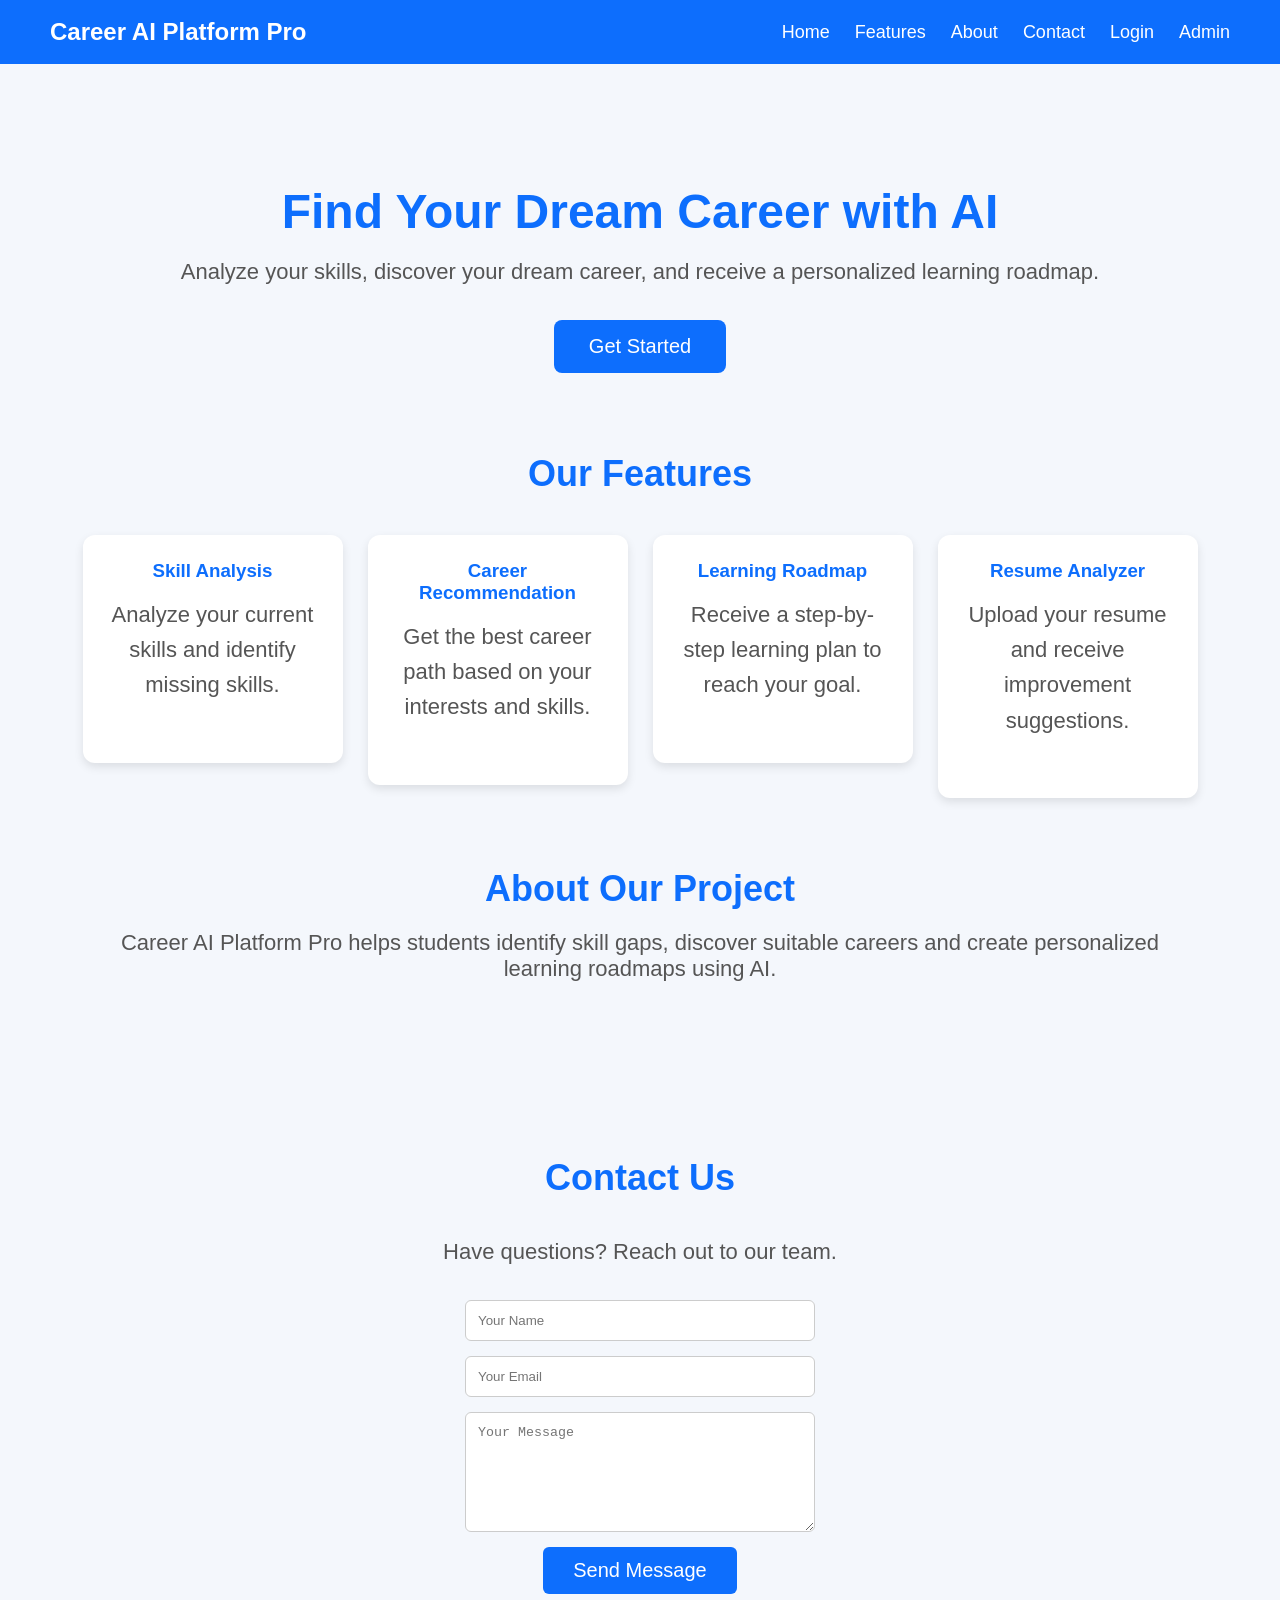
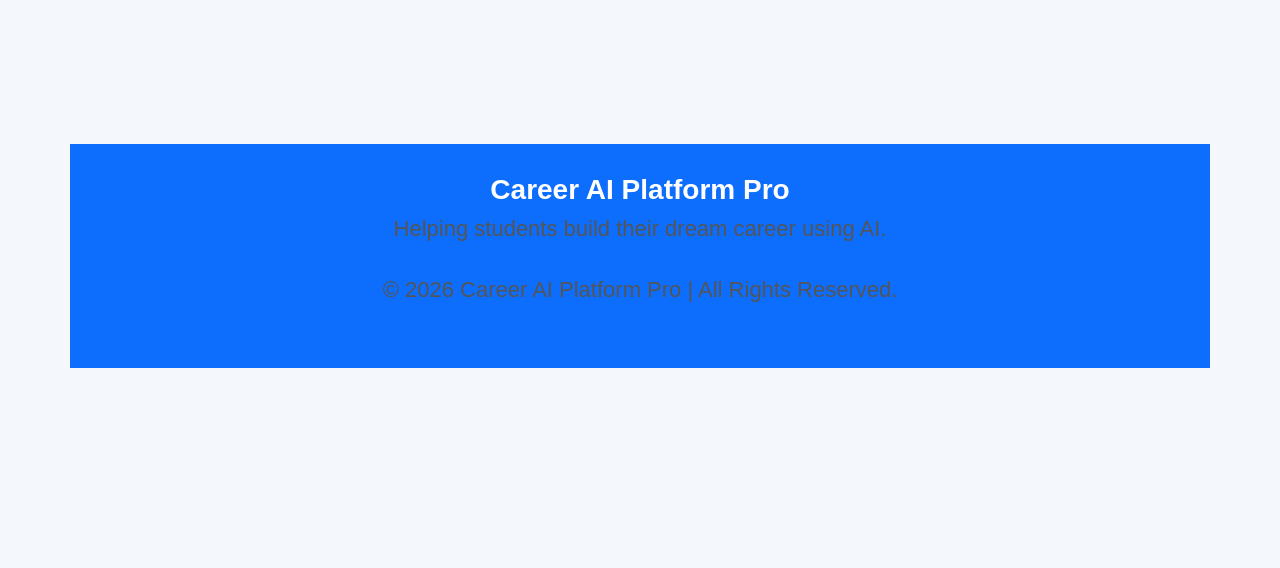
<file: index.html>
<!DOCTYPE html>
<html lang="en">
<head>
    <meta charset="UTF-8">
    <meta name="viewport" content="width=device-width, initial-scale=1.0">
    <title>Career AI Platform Pro</title>

    <link rel="stylesheet" href="style.css">
</head>
<body>

    <nav>
        <div class="logo">
            Career AI Platform Pro
        </div>

        <ul class="nav-links">
            <li><a href="#home">Home</a></li>
            <li><a href="#features">Features</a></li>
            <li><a href="#about">About</a></li>
            <li><a href="#contact">Contact</a></li>
            <li>
        <a href="pages/login.html">Login</a>
        </li>
        <li>
        <a href="pages/admin-login.html">Admin</a>
        </ul>
    </nav>
<section class="hero" id="home">

    <h1>Find Your Dream Career with AI</h1>

    <p>
        Analyze your skills, discover your dream career,
        and receive a personalized learning roadmap.
    </p>

<a href="pages/register.html">
    <button>Get Started</button>
</a>
<section class="features" id="features">

    <h2>Our Features</h2>

    <div class="feature-container">
        <a href="pages/skill-analysis.html" class="card-link">
            <div class="card">
                <h3>Skill Analysis</h3>
                <p>Analyze your current skills and identify missing skills.</p>
            </div>
        </a>
        <a href="pages/career.html" class="card-link">
            <div class="card">
                <h3>Career Recommendation</h3>
                <p>Get the best career path based on your interests and skills.</p>
            </div>
        </a>
        <a href="pages/roadmap.html" class="card-link">
            <div class="card">
                <h3>Learning Roadmap</h3>
                <p>Receive a step-by-step learning plan to reach your goal.</p>
            </div>
        </a>

        <a href="pages/resume.html" class="card-link">
            <div class="card">
                <h3>Resume Analyzer</h3>
                <p>Upload your resume and receive improvement suggestions.</p>
            </div>
        </a>

    </div>
<section class="about" id="about">

<h2>About Our Project</h2>

<p>
Career AI Platform Pro helps students identify
skill gaps, discover suitable careers and
create personalized learning roadmaps using AI.
</p>

</section>
<section class="contact" id="contact">

<h2>Contact Us</h2>

<p>
Have questions? Reach out to our team.
</p>

<input type="text" placeholder="Your Name">

<input type="email" placeholder="Your Email">

<textarea placeholder="Your Message"></textarea>

<button>
Send Message
</button>

</section>
<footer>

    <h3>Career AI Platform Pro</h3>

    <p>Helping students build their dream career using AI.</p>

    <p>&copy; 2026 Career AI Platform Pro | All Rights Reserved.</p>

</footer>

</section>

    <script src="../script.js"></script>

</body>
</html>
</file>
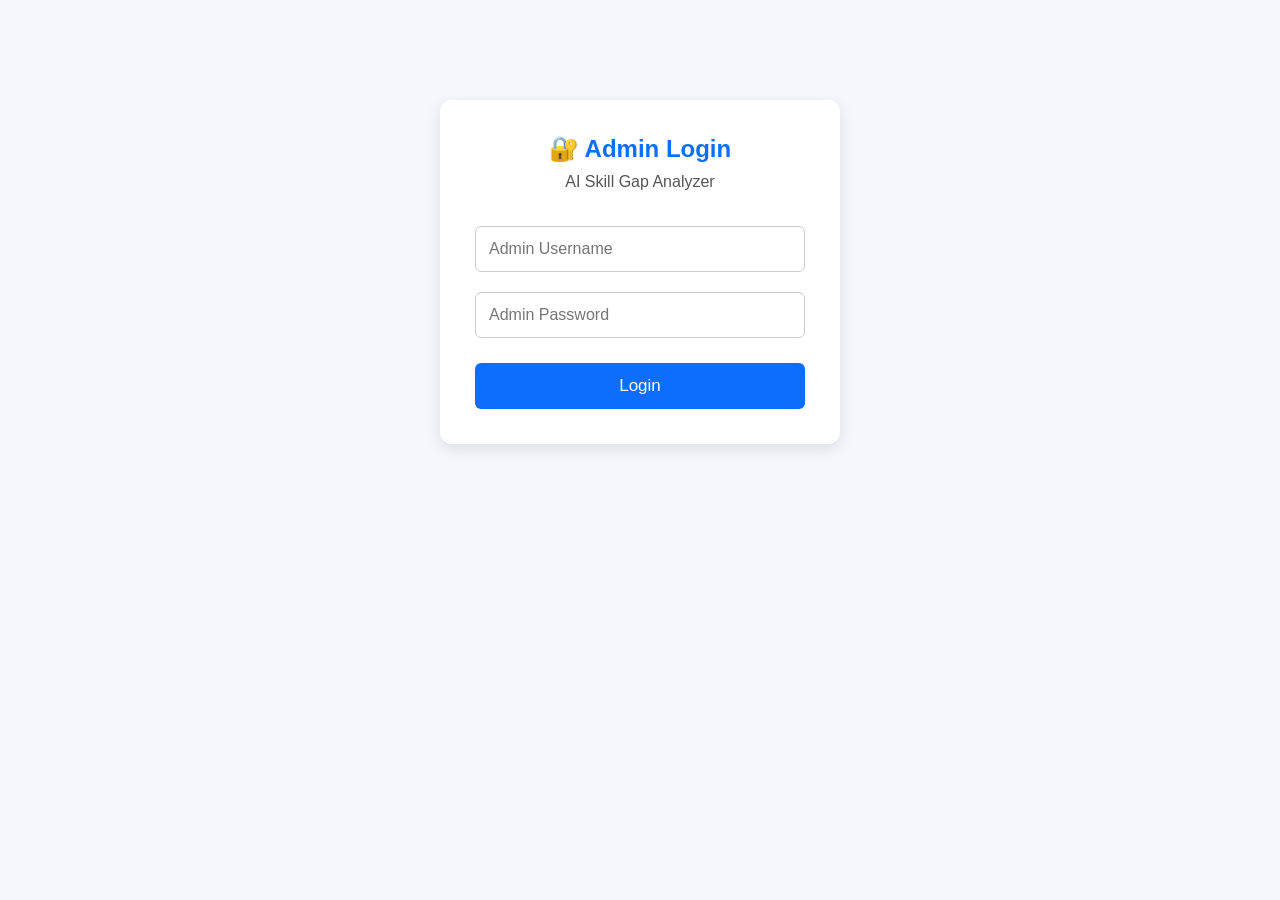
<file: pages/admin-login.html>
<!DOCTYPE html>
<html lang="en">

<head>

<meta charset="UTF-8">

<meta name="viewport" content="width=device-width, initial-scale=1.0">

<title>Admin Login</title>

<link rel="stylesheet" href="../style.css">

</head>

<body>

<section class="admin-login">

    <h1>🔐 Admin Login</h1>

    <p>AI Skill Gap Analyzer</p>

    <form id="adminLoginForm">

        <input
            type="text"
            id="adminUsername"
            placeholder="Admin Username"
            required
        >

        <input
            type="password"
            id="adminPassword"
            placeholder="Admin Password"
            required
        >

        <button type="submit">
            Login
        </button>

    </form>

</section>


<script src="../script.js"></script>

</body>

</html>
</file>
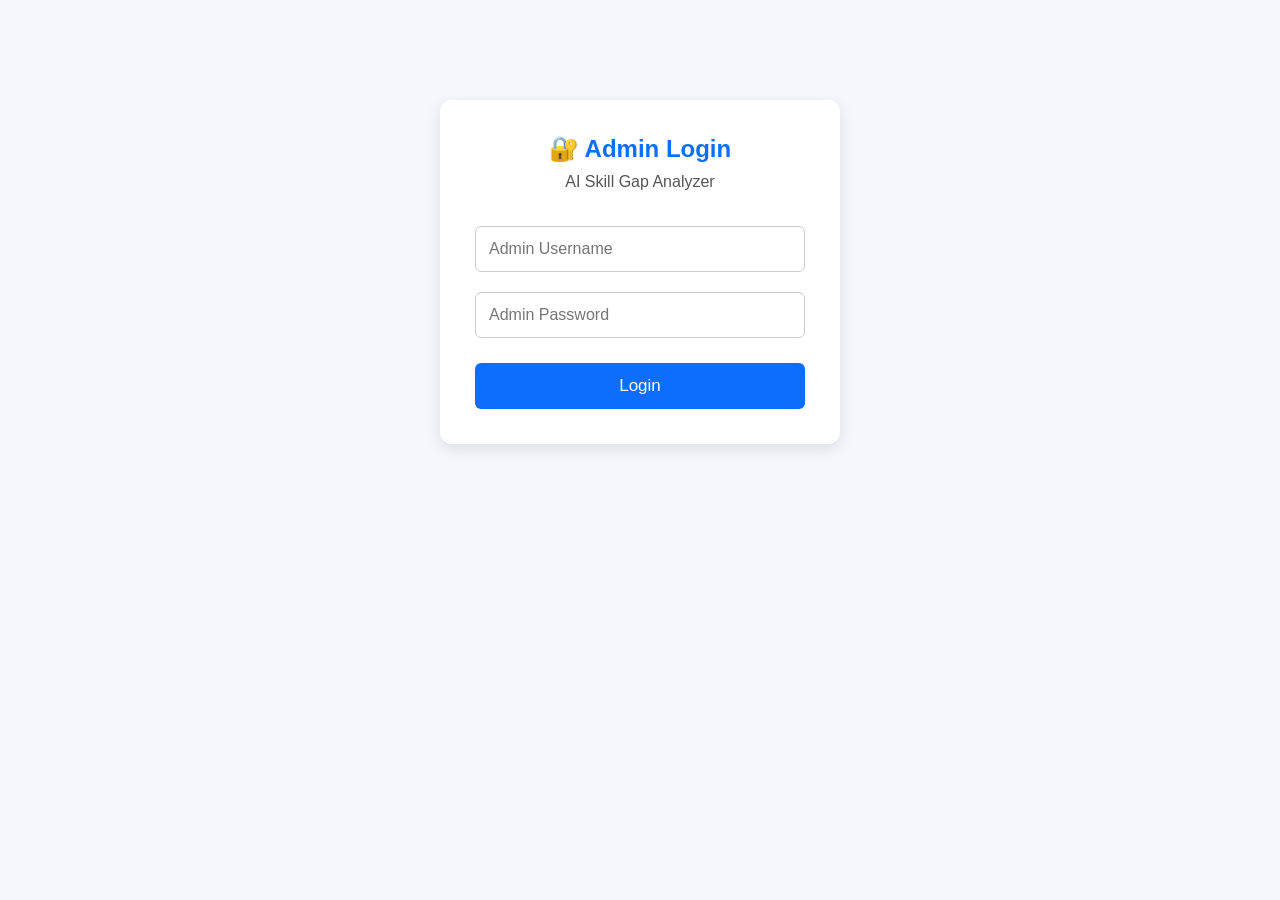
<file: pages/admin.html>
<!DOCTYPE html>
<html lang="en">

<head>

<meta charset="UTF-8">

<meta name="viewport" content="width=device-width, initial-scale=1.0">

<title>Admin Dashboard</title>

<link rel="stylesheet" href="../style.css">

<script>
if(sessionStorage.getItem("adminLoggedIn") !== "true"){
    window.location.href = "admin-login.html";
}
</script>

</head>

<body>

<section class="admin">

<h1>⚙️ Admin Dashboard</h1>

<p>Career AI Platform Pro Management Panel</p>

<div class="admin-container">

<div class="admin-card">

<h2>👨‍🎓</h2>

<h3>Total Students</h3>

<p id="totalStudents">0</p>

</div>


<div class="admin-card">

<h2>🔍</h2>

<h3>Skill Analyses</h3>

<p id="skillAnalyses">0</p>

</div>


<div class="admin-card">

<h2>📄</h2>

<h3>Resumes Analyzed</h3>

<p id="resumesAnalyzed">0</p>

</div>


<div class="admin-card">

<h2>🎯</h2>

<h3>Career Recommendations</h3>

<p id="careerRecommendations">0</p>

</div>

</div>


<div class="admin-section">

<h2>👨‍🎓 Student Management</h2>

<p>View and manage registered students.</p>

<button onclick="window.location.href='students.html'"> View Students</button>

</div>


<div class="admin-section">

<h2>📊 Skill Analysis Reports</h2>

<p>View student skill analysis reports.</p>

<button onclick="window.location.href='reports.html'">View Reports</button>


</div>


<button class="admin-logout"onclick="window.location.href='admin-login.html'">Logout</button>

</section>
<script src="../script.js"></script>
</body>

</html>
</file>
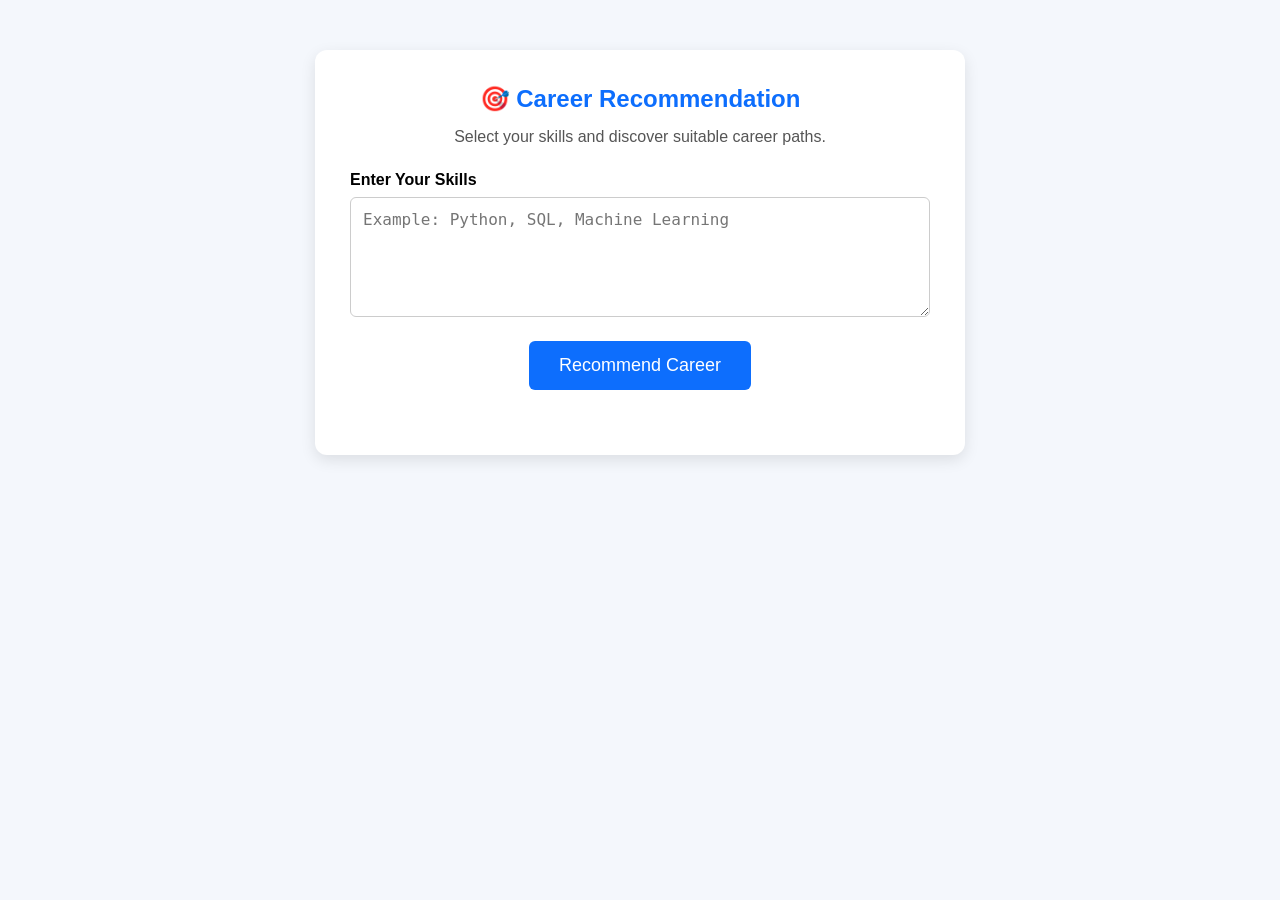
<file: pages/career.html>
<!DOCTYPE html>
<html lang="en">

<head>

<meta charset="UTF-8">

<meta name="viewport" content="width=device-width, initial-scale=1.0">

<title>Career Recommendation</title>

<link rel="stylesheet" href="../style.css">

</head>

<body>

<section class="career-recommendation">

    <h1>🎯 Career Recommendation</h1>

    <p>
        Select your skills and discover suitable career paths.
    </p>


    <label>Enter Your Skills</label>

    <textarea
        id="careerSkills"
        placeholder="Example: Python, SQL, Machine Learning"
    ></textarea>


    <button onclick="recommendCareer()">
        Recommend Career
    </button>


    <div id="careerResult"></div>

</section>


<script src="../script.js"></script>

</body>

</html>
</file>
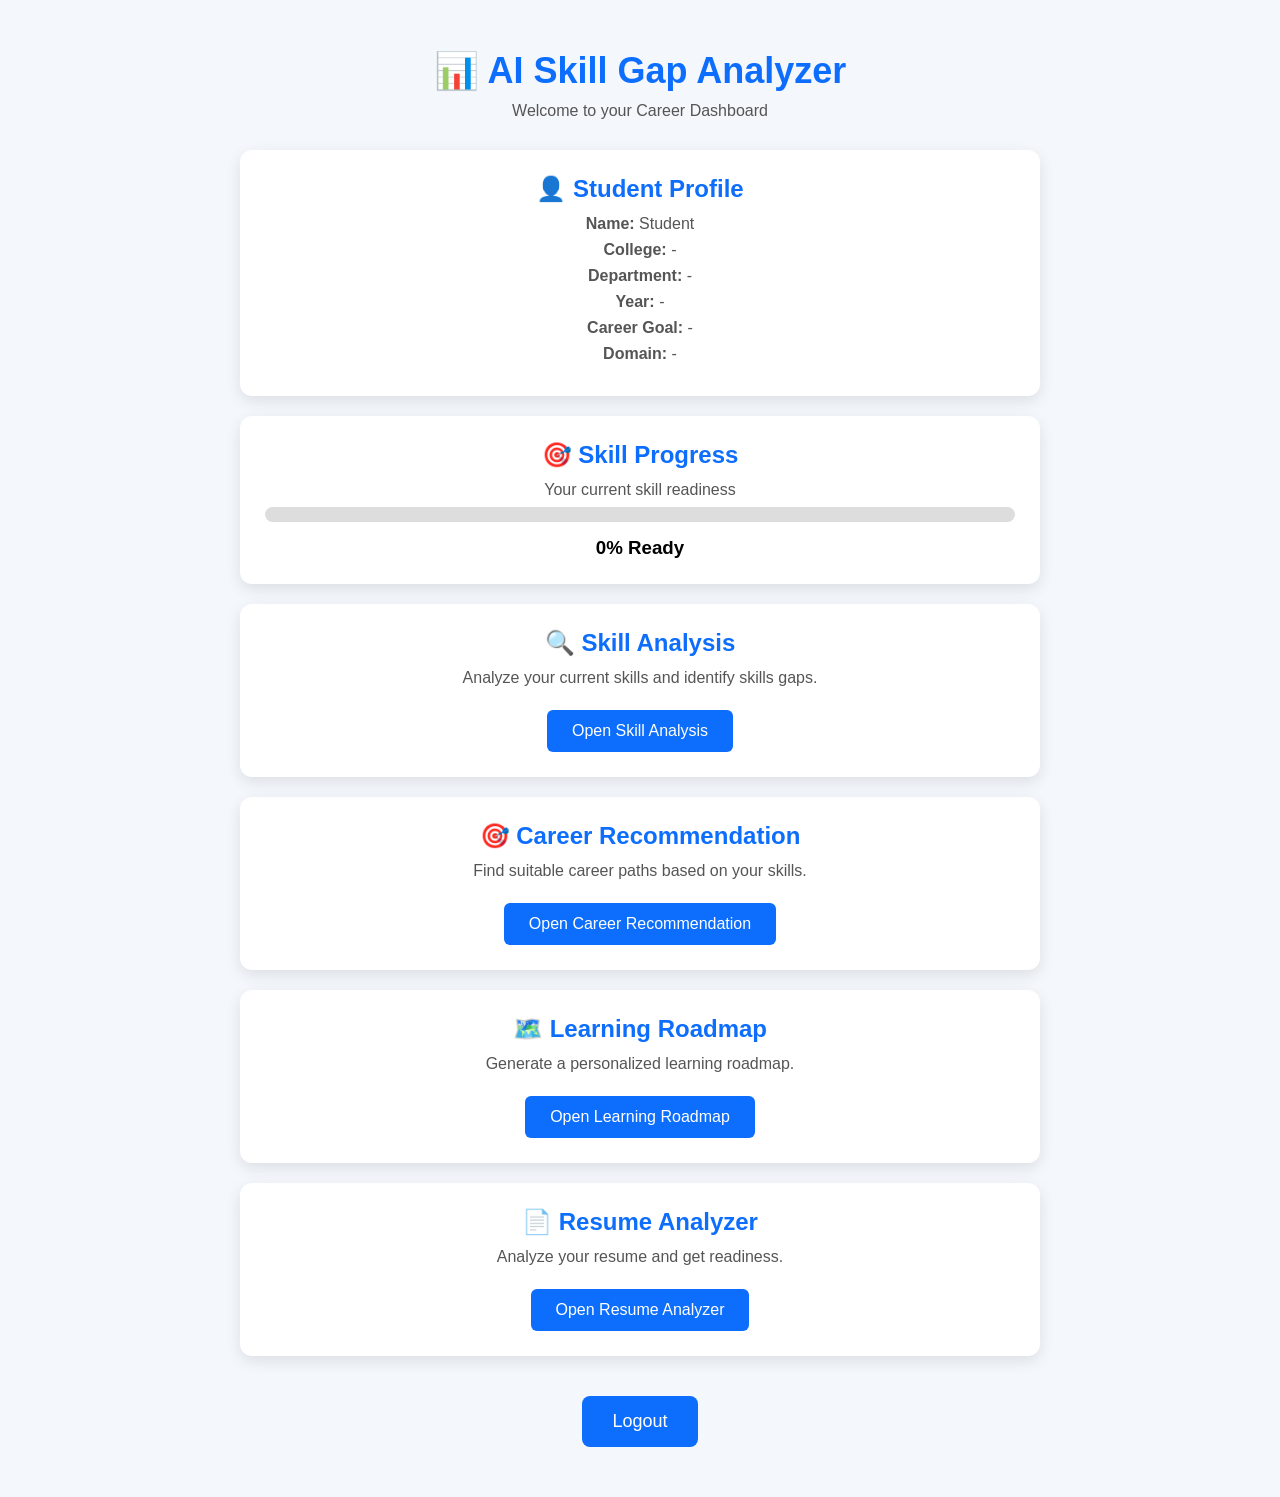
<file: pages/dashboard.html>
<!DOCTYPE html>
<html lang="en">

<head>

<meta charset="UTF-8">

<meta name="viewport" content="width=device-width, initial-scale=1.0">

<title>AI Skill Gap Analyzer - Dashboard</title>

<link rel="stylesheet" href="../style.css">

</head>

<body>

<section class="dashboard">

    <h1>📊 AI Skill Gap Analyzer</h1>

    <p>Welcome to your Career Dashboard</p>


    <!-- Student Profile -->

    <div class="dashboard-card">

        <h2>👤 Student Profile</h2>
    <p>
    <strong>Name:</strong>
    <span id="dashboardName">Student</span>
</p>

<p>
    <strong>College:</strong>
    <span id="dashboardCollege">-</span>
</p>

<p>
    <strong>Department:</strong>
    <span id="dashboardDepartment">-</span>
</p>

<p>
    <strong>Year:</strong>
    <span id="dashboardYear">-</span>
</p>

<p>
    <strong>Career Goal:</strong>
    <span id="dashboardRole">-</span>
</p>

<p>
    <strong>Domain:</strong>
    <span id="dashboardDomain">-</span>
</p>
    </div>


    <!-- Skill Progress -->

    <div class="dashboard-card">

        <h2>🎯 Skill Progress</h2>

        <p>Your current skill readiness</p>

        <div class="progress">

            <div id="dashboardProgress"></div>
        </div>

        <h3 id="dashboardReadiness">0% Ready</h3>

    </div>


    <!-- Skill Analysis -->

    <div class="dashboard-card">

        <h2>🔍 Skill Analysis</h2>

        <p>
            Analyze your current skills and identify skills gaps.
        </p>

        <button onclick="window.location.href='skill-analysis.html'">
            Open Skill Analysis
        </button>

    </div>


    <!-- Career Recommendation -->

    <div class="dashboard-card">

        <h2>🎯 Career Recommendation</h2>

        <p>
            Find suitable career paths based on your skills.
        </p>

        <button onclick="window.location.href='career.html'">
            Open Career Recommendation
        </button>

    </div>


    <!-- Learning Roadmap -->

    <div class="dashboard-card">

        <h2>🗺️ Learning Roadmap</h2>

        <p>
            Generate a personalized learning roadmap.
        </p>

        <button onclick="window.location.href='roadmap.html'">
            Open Learning Roadmap
        </button>

    </div>


    <!-- Resume Analyzer -->

    <div class="dashboard-card">

        <h2>📄 Resume Analyzer</h2>

        <p>
            Analyze your resume and get readiness.
        </p>

        <button onclick="window.location.href='resume.html'">
            Open Resume Analyzer
        </button>

    </div>


    <!-- Logout -->

    <button class="logout-button" onclick="logoutUser()">
        Logout
    </button>

</section>


<script src="../script.js"></script>

</body>

</html>
</file>
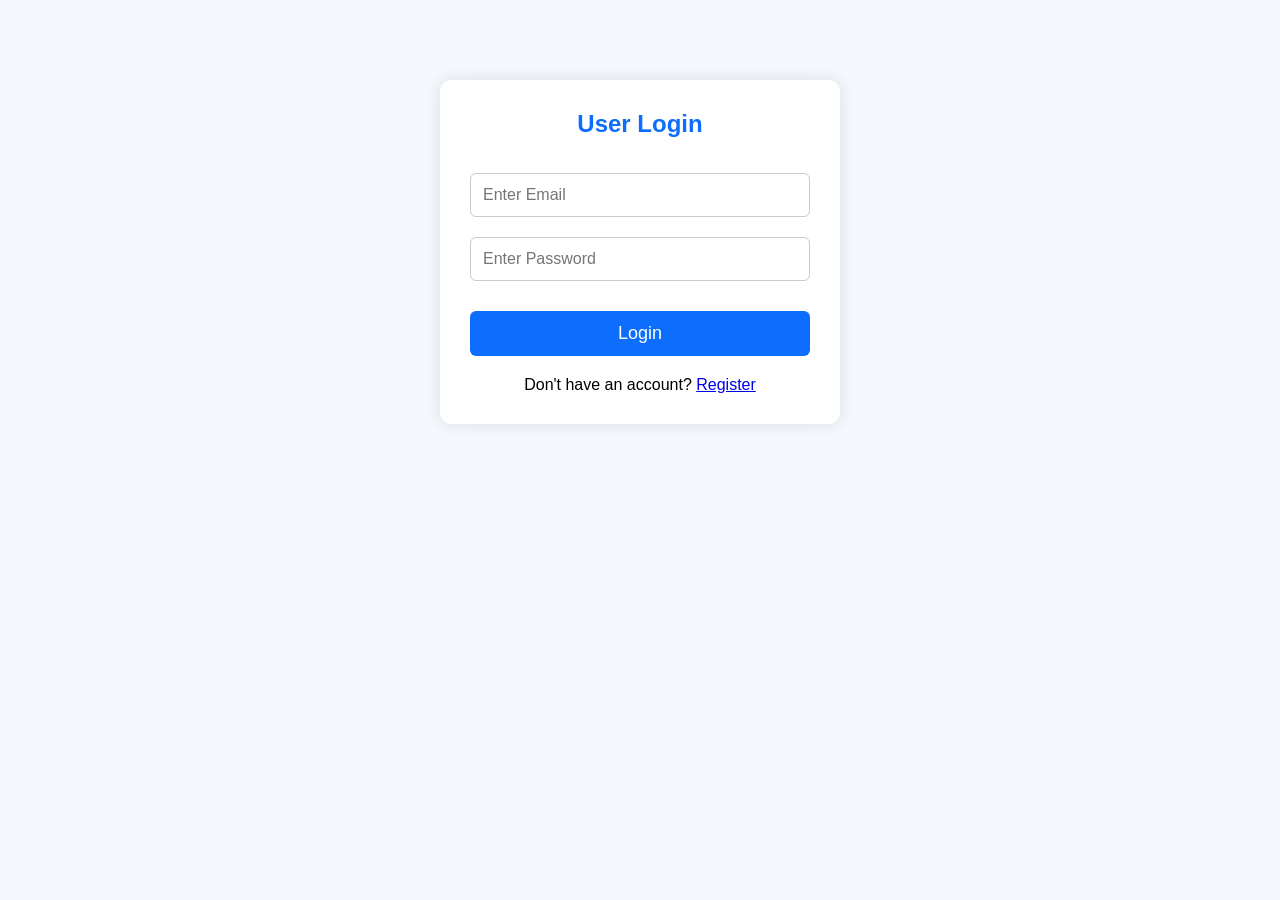
<file: pages/login.html>
<!DOCTYPE html>
<html lang="en">

<head>

<meta charset="UTF-8">

<meta name="viewport" content="width=device-width, initial-scale=1.0">

<title>Login</title>

<link rel="stylesheet" href="../style.css">

</head>


<body>


<section class="login">


<h1>User Login</h1>


<form id="loginForm">


<input 
type="email"
placeholder="Enter Email">


<input 
type="password"
placeholder="Enter Password">


<button type="submit">
Login
</button>


<p>
Don't have an account?
<a href="register.html">
Register
</a>
</p>


</form>


</section>

<script src="../script.js"></script>

</body>

</html>
</file>
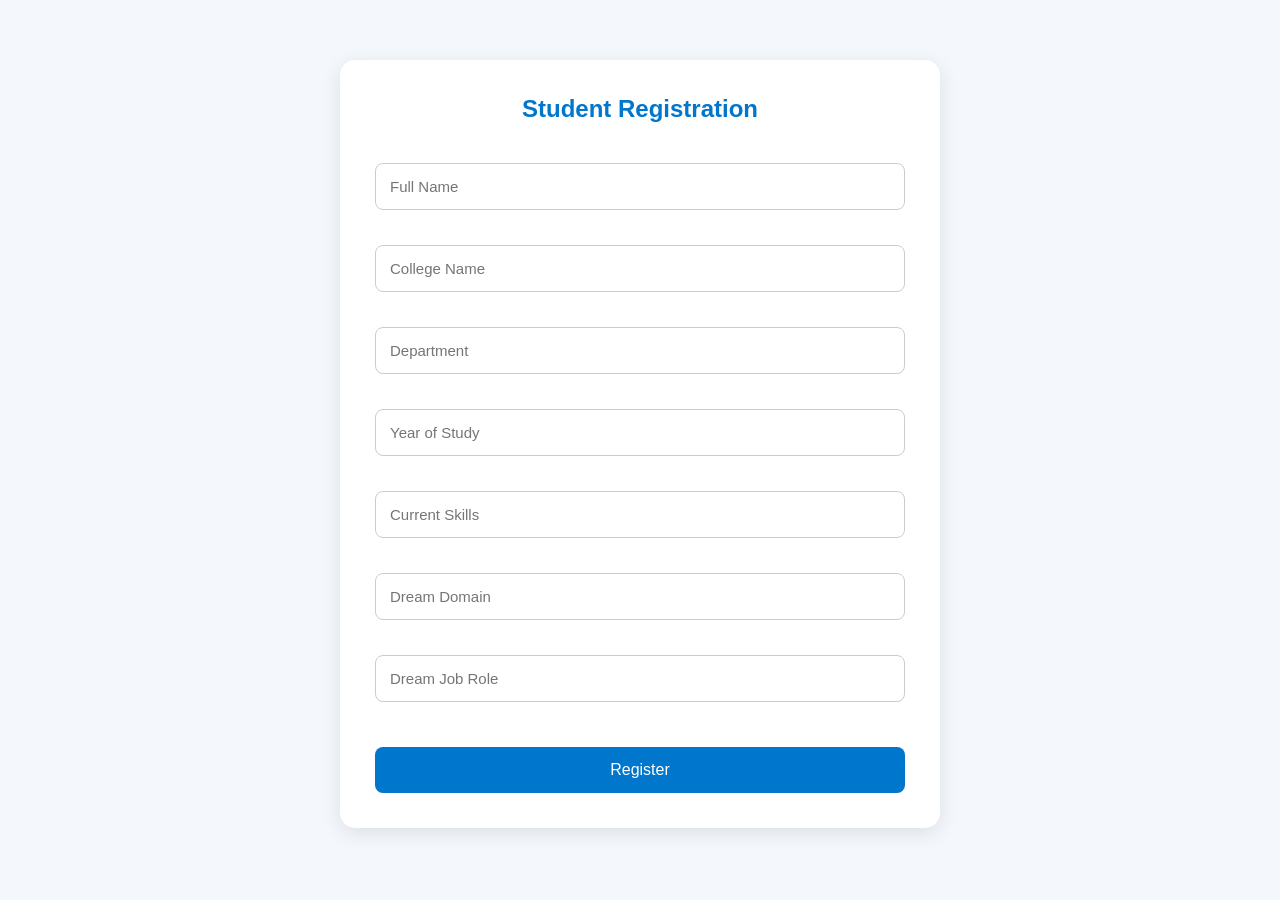
<file: pages/register.html>
<!DOCTYPE html>
<html lang="en">

<head>

<meta charset="UTF-8">

<meta name="viewport" content="width=device-width, initial-scale=1.0">

<title>Student Registration</title>

<link rel="stylesheet" href="../style.css">

</head>

<body>

<section class="register">

<h1>Student Registration</h1>

<form id="registerForm">

<input type="text"
id="studentName"
placeholder="Full Name"
required>

<input type="text"
id="collegeName"
placeholder="College Name"
required>

<input type="text"
id="department"
placeholder="Department"
required>

<input type="text"
id="yearOfStudy"
placeholder="Year of Study"
required>

<input type="text"
id="currentSkills"
placeholder="Current Skills"
required>

<input type="text"
id="dreamDomain"
placeholder="Dream Domain"
required>

<input type="text"
id="dreamRole"
placeholder="Dream Job Role"
required>

<button type="submit">
Register
</button>

</form>

</section>

<script>

document.getElementById("registerForm").addEventListener("submit", function(event) {

    event.preventDefault();

    let studentData = {

        name: document.getElementById("studentName").value,
        college: document.getElementById("collegeName").value,
        department: document.getElementById("department").value,
        year: document.getElementById("yearOfStudy").value,
        skills: document.getElementById("currentSkills").value,
        domain: document.getElementById("dreamDomain").value,
        dreamRole: document.getElementById("dreamRole").value,
        role: document.getElementById("dreamRole").value

    };

    localStorage.setItem(
        "studentData",
        JSON.stringify(studentData)
    );

    alert("Registration Successful! 🎉");

    window.location.href = "login.html";

});

</script>

</body>

</html>
</file>
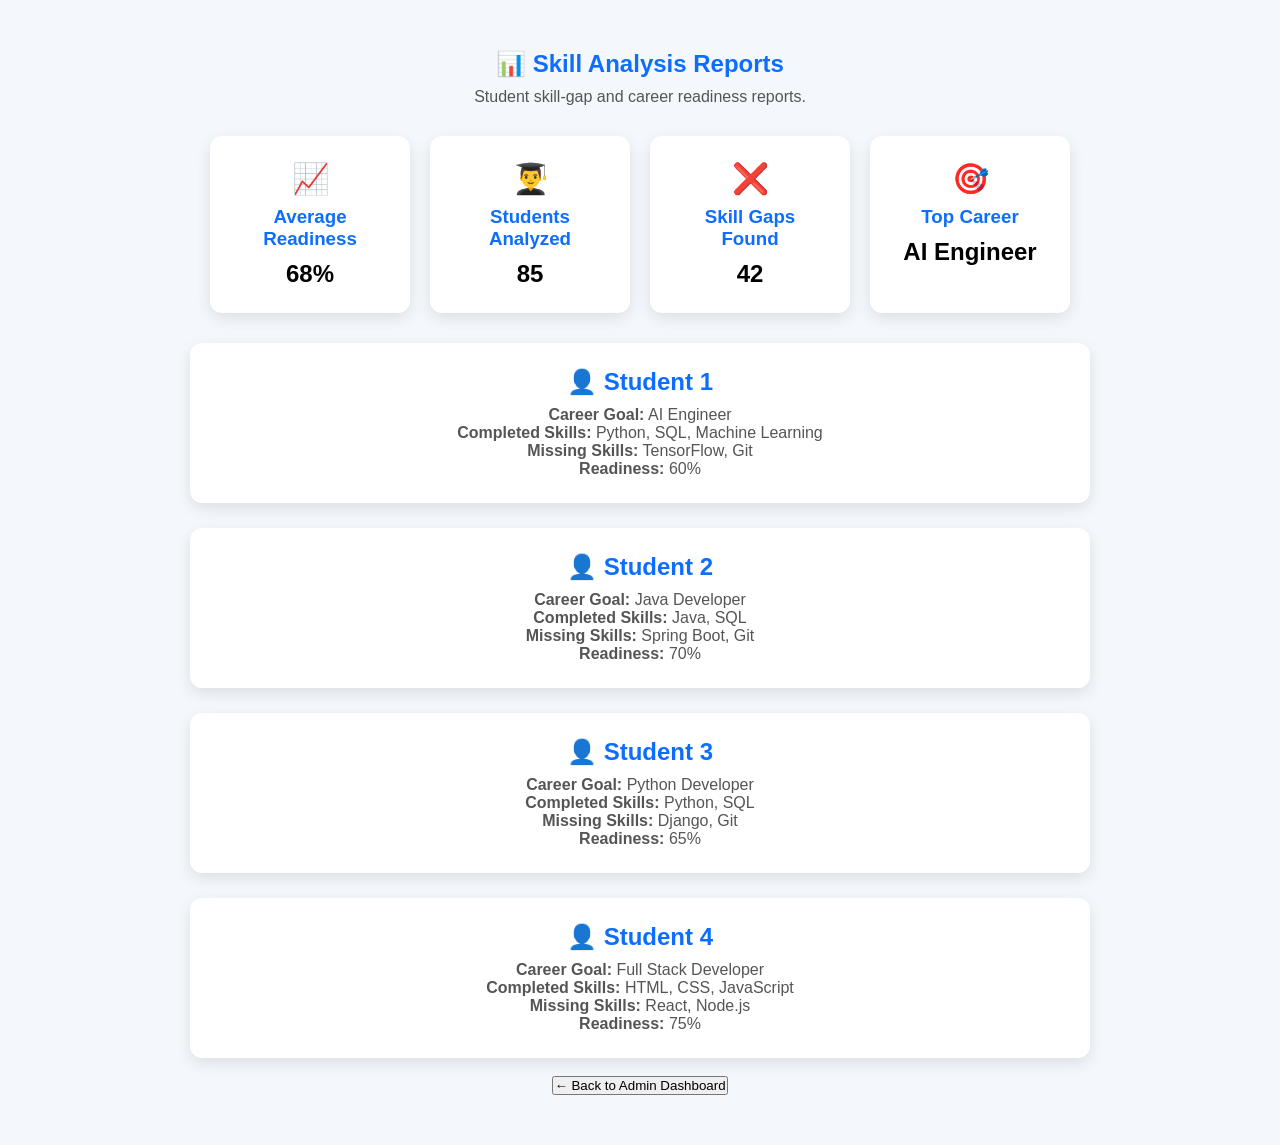
<file: pages/reports.html>
<!DOCTYPE html>
<html lang="en">

<head>

<meta charset="UTF-8">

<meta name="viewport" content="width=device-width, initial-scale=1.0">

<title>Skill Analysis Reports</title>

<link rel="stylesheet" href="../style.css">

</head>

<body>

<section class="admin">

<h1>📊 Skill Analysis Reports</h1>

<p>Student skill-gap and career readiness reports.</p>


<!-- Summary Cards -->

<div class="report-container">

<div class="report-card">

<h2>📈</h2>

<h3>Average Readiness</h3>

<p>68%</p>

</div>


<div class="report-card">

<h2>👨‍🎓</h2>

<h3>Students Analyzed</h3>

<p>85</p>

</div>


<div class="report-card">

<h2>❌</h2>

<h3>Skill Gaps Found</h3>

<p>42</p>

</div>


<div class="report-card">

<h2>🎯</h2>

<h3>Top Career</h3>

<p>AI Engineer</p>

</div>

</div>


<!-- Student Reports -->

<div class="admin-section">

<h2>👤 Student 1</h2>

<p><strong>Career Goal:</strong> AI Engineer</p>

<p><strong>Completed Skills:</strong> Python, SQL, Machine Learning</p>

<p><strong>Missing Skills:</strong> TensorFlow, Git</p>

<p><strong>Readiness:</strong> 60%</p>

</div>


<div class="admin-section">

<h2>👤 Student 2</h2>

<p><strong>Career Goal:</strong> Java Developer</p>

<p><strong>Completed Skills:</strong> Java, SQL</p>

<p><strong>Missing Skills:</strong> Spring Boot, Git</p>

<p><strong>Readiness:</strong> 70%</p>

</div>


<div class="admin-section">

<h2>👤 Student 3</h2>

<p><strong>Career Goal:</strong> Python Developer</p>

<p><strong>Completed Skills:</strong> Python, SQL</p>

<p><strong>Missing Skills:</strong> Django, Git</p>

<p><strong>Readiness:</strong> 65%</p>

</div>


<div class="admin-section">

<h2>👤 Student 4</h2>

<p><strong>Career Goal:</strong> Full Stack Developer</p>

<p><strong>Completed Skills:</strong> HTML, CSS, JavaScript</p>

<p><strong>Missing Skills:</strong> React, Node.js</p>

<p><strong>Readiness:</strong> 75%</p>

</div>


<br>

<button onclick="window.location.href='admin.html'">

← Back to Admin Dashboard

</button>


</section>

</body>

</html>
</file>
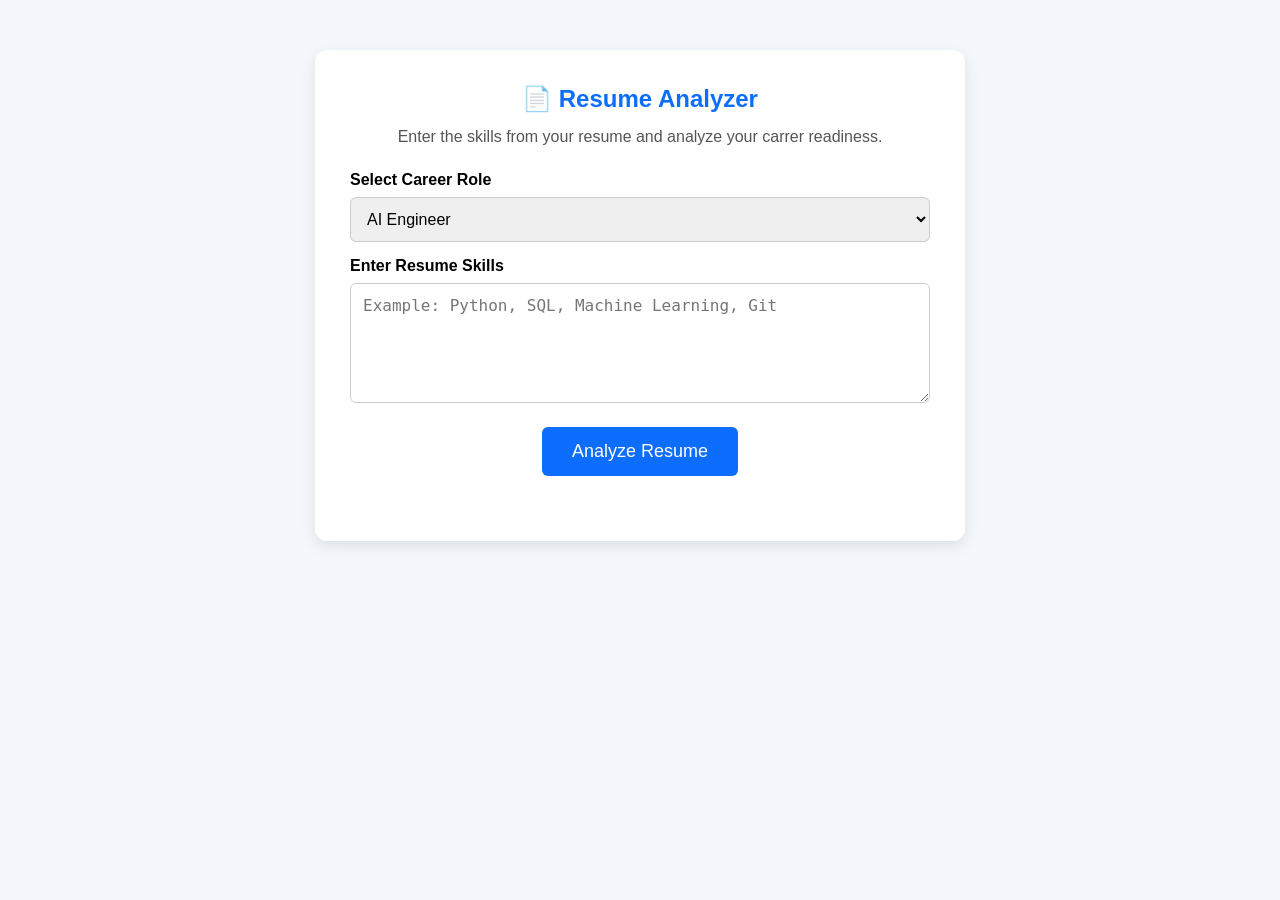
<file: pages/resume.html>
<!DOCTYPE html>
<html lang="en">

<head>

<meta charset="UTF-8">

<meta name="viewport" content="width=device-width, initial-scale=1.0">

<title>Resume Analyzer</title>

<link rel="stylesheet" href="../style.css">

</head>

<body>

<section class="resume-analyzer">

    <h1>📄 Resume Analyzer</h1>

    <p>
        Enter the skills from your resume and analyze your carrer readiness.
    </p>

    <label>Select Career Role</label>

    <select id="resumeRole">

        <option>AI Engineer</option>

        <option>Java Developer</option>

        <option>Python Developer</option>

        <option>Full Stack Developer</option>

    </select>

    <label>Enter Resume Skills</label>

    <textarea
        id="resumeSkills"
        placeholder="Example: Python, SQL, Machine Learning, Git"
    ></textarea>

    <button onclick="analyzeResume()">
        Analyze Resume
    </button>

    <div id="resumeResult"></div>

</section>

<script src="../script.js"></script>

</body>

</html>
</file>
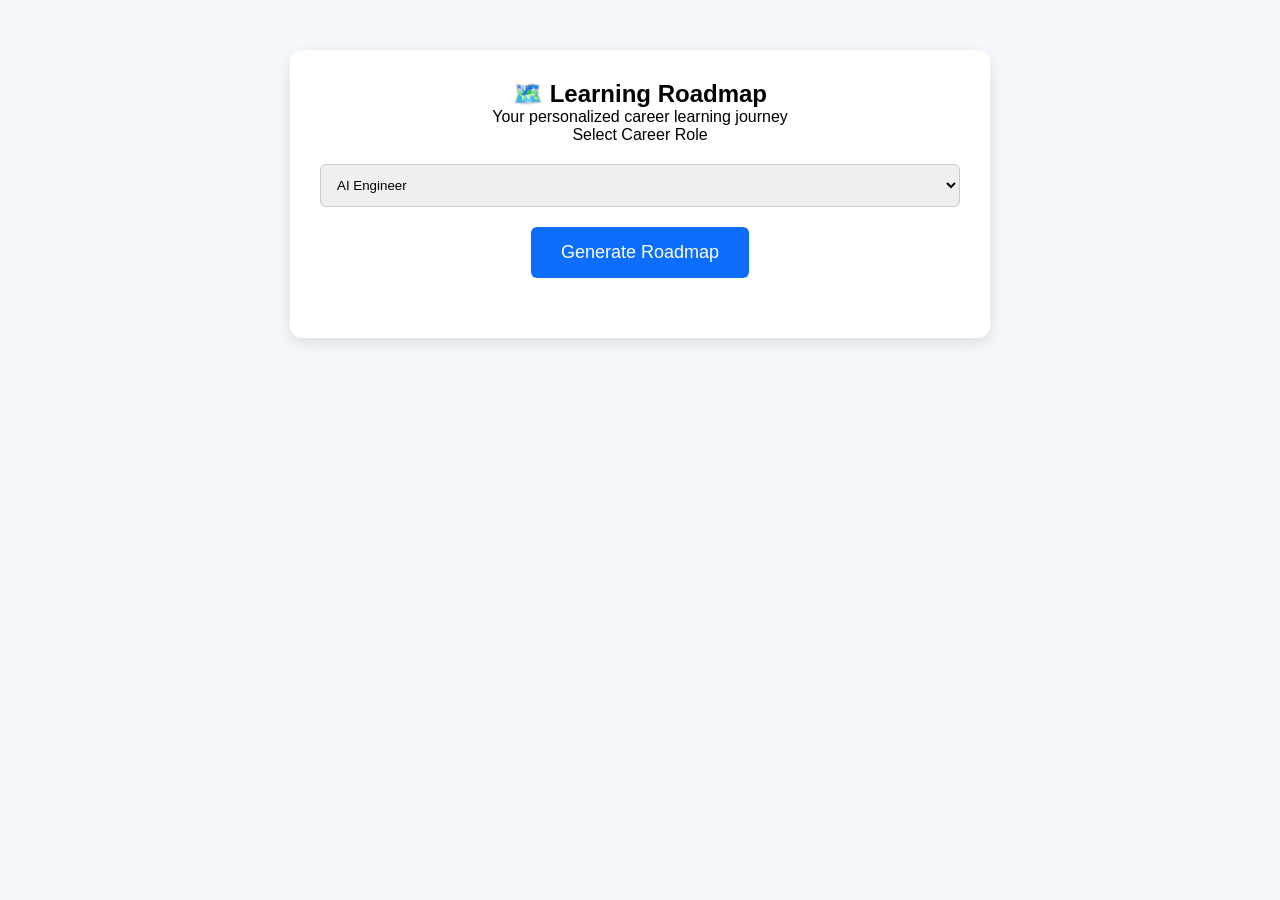
<file: pages/roadmap.html>
<!DOCTYPE html>
<html lang="en">

<head>

<meta charset="UTF-8">

<meta name="viewport" content="width=device-width, initial-scale=1.0">

<title>Learning Roadmap</title>

<link rel="stylesheet" href="../style.css">

</head>

<body>

<section class="roadmap">

    <h1>🗺️ Learning Roadmap</h1>

    <p>
        Your personalized career learning journey
    </p>

    <label>Select Career Role</label>

    <select id="roadRole">

        <option value="AI Engineer">AI Engineer</option>

        <option value="Java Developer">Java Developer</option>

        <option value="Python Developer">Python Developer</option>

        <option value="Full Stack Developer">Full Stack Developer</option>

    </select>

    <button onclick="generateRoadmap()">
        Generate Roadmap
    </button>

    <div id="roadmapResult"></div>

</section>

<script src="../script.js"></script>

</body>

</html>
</file>
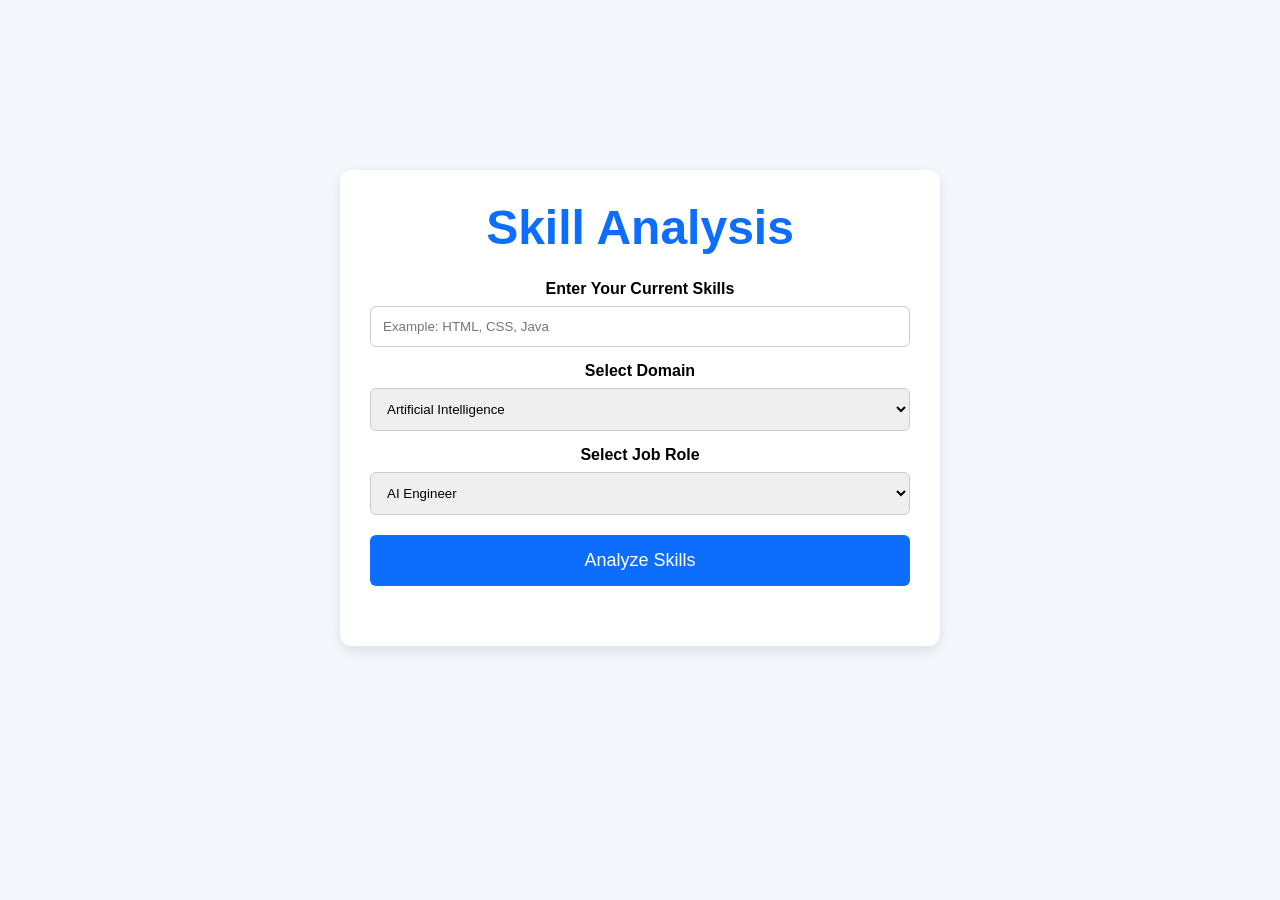
<file: pages/skill-analysis.html>
<!DOCTYPE html>
<html lang="en">

<head>

<meta charset="UTF-8">

<meta name="viewport" content="width=device-width, initial-scale=1.0">

<title>Skill Analysis Module</title>

<link rel="stylesheet" href="../style.css">

</head>

<body>

<section class="hero">

<section class="skill-analysis">

<h1>Skill Analysis</h1>

<form id="skillForm">

<label>Enter Your Current Skills</label>

<input
type="text"
id="analysisSkills"
placeholder="Example: HTML, CSS, Java">

<label>Select Domain</label>

<select id="domain">

<option>Artificial Intelligence</option>

<option>Software Development</option>

<option>Data Analytics</option>

<option>Cybersecurity</option>

<option>Cloud & DevOps</option>

<option>Game Development</option>

</select>

<label>Select Job Role</label>

<select id="role">

<option>AI Engineer</option>

<option>Machine Learning Engineer</option>

<option>Java Developer</option>

<option>Python Developer</option>

<option>Full Stack Developer</option>

</select>

<button type="submit">

Analyze Skills

</button>

</form>

<div id="result"></div>

</section>
<script src="../script.js"></script>
</body>

</html>
</file>
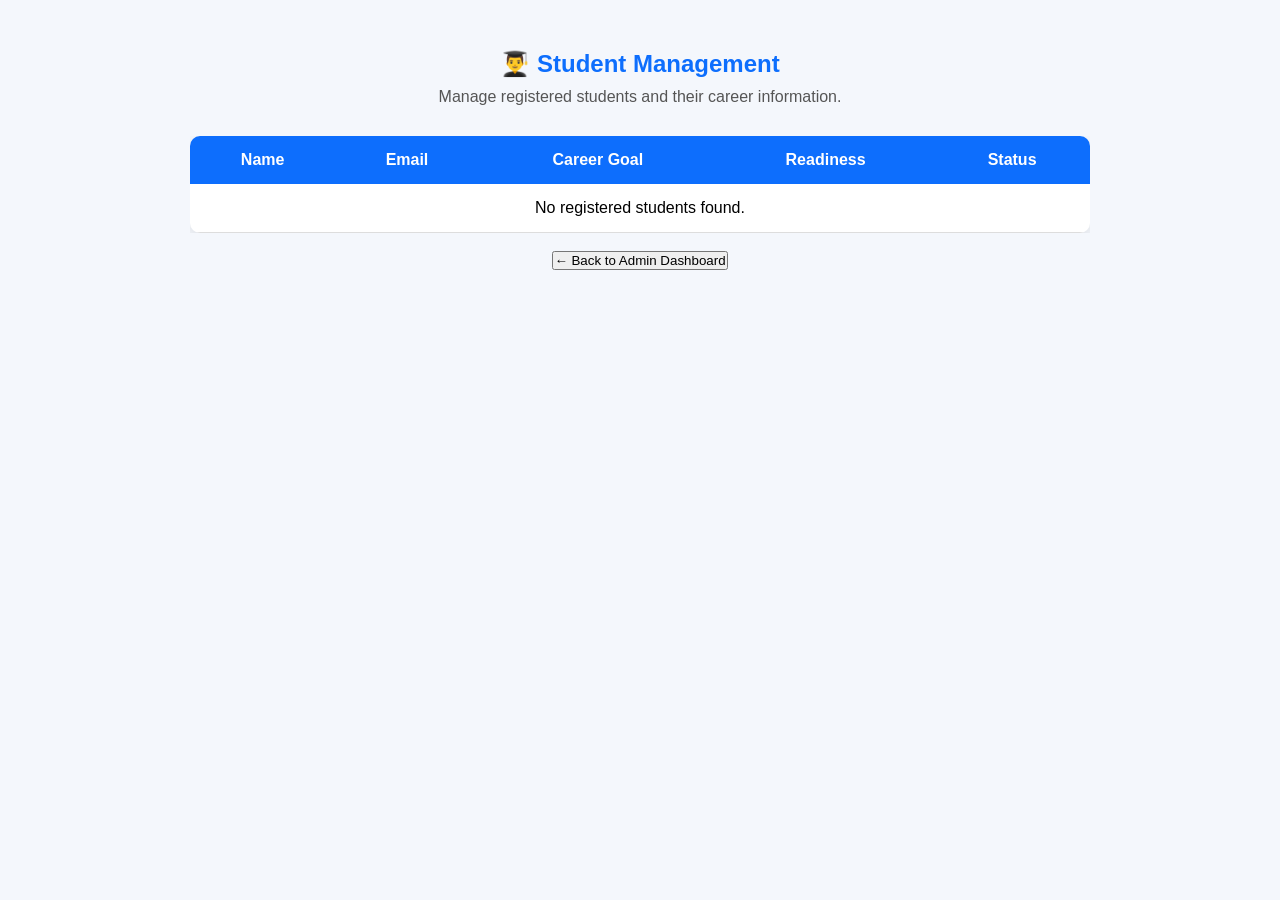
<file: pages/students.html>
<!DOCTYPE html>
<html lang="en">

<head>

<meta charset="UTF-8">

<meta name="viewport" content="width=device-width, initial-scale=1.0">

<title>Student Management</title>

<link rel="stylesheet" href="../style.css">

</head>

<body>

<section class="admin">

<h1>👨‍🎓 Student Management</h1>

<p>Manage registered students and their career information.</p>


<div class="student-table-container">

<table class="student-table">

<thead>

<tr>

<th>Name</th>

<th>Email</th>

<th>Career Goal</th>

<th>Readiness</th>

<th>Status</th>

</tr>

</thead>


<tbody id="studentTableBody">
</tbody>

</table>

</div>


<br>

<button onclick="window.location.href='admin.html'">

← Back to Admin Dashboard

</button>


</section>
<script src="../script.js"></script>
</body>

</html>
</file>
<file: style.css>
/* Reset */
* {
    margin: 0;
    padding: 0;
    box-sizing: border-box;
}

/* Body */
body {
    font-family: Arial, sans-serif;
    background-color: #f4f7fc;
}

/* Navigation Bar */
nav {
    background-color: #0d6efd;
    color: white;

    display: flex;
    justify-content: space-between;
    align-items: center;

    padding: 18px 50px;
}

/* Logo */
.logo {
    font-size: 24px;
    font-weight: bold;
}

/* Navigation Links */
.nav-links {
    display: flex;
    list-style: none;
}

.nav-links li {
    margin-left: 25px;
}

.nav-links a {
    text-decoration: none;
    color: white;
    font-size: 18px;
    transition: 0.3s;
}

.nav-links a:hover {
    color: yellow;
}
/* Hero Section */

.hero{
    text-align:center;
    padding:120px 20px;
}

.hero h1{
    font-size:48px;
    color:#0d6efd;
    margin-bottom:20px;
}

.hero p{
    font-size:22px;
    color:#555;
    margin-bottom:35px;
}

.hero button{

    background:#0d6efd;
    color:white;

    border:none;

    padding:15px 35px;

    font-size:20px;

    border-radius:8px;

    cursor:pointer;

    transition:.3s;
}

.hero button:hover{

    background:#084fc7;

}
/* Features Section */

.features{
    padding:80px 50px;
    text-align:center;
}

.features h2{
    font-size:36px;
    color:#0d6efd;
    margin-bottom:40px;
}

.feature-container{
    display:flex;
    justify-content:center;
    flex-wrap:wrap;
    gap:25px;
}

.card{
    background:white;
    width:260px;
    padding:25px;
    border-radius:12px;
    box-shadow:0 4px 10px rgba(0,0,0,0.1);
    transition:0.3s;
}

.card:hover{
    transform:translateY(-8px);
}

.card h3{
    color:#0d6efd;
    margin-bottom:15px;
}

.card p{
    color:#555;
    line-height:1.6;
}/* Footer */

footer{
    background:#0d6efd;
    color:white;
    text-align:center;
    padding:30px 20px;
    margin-top:80px;
}

footer h3{
    margin-bottom:10px;
    font-size:28px;
}

footer p{
    margin:8px 0;
    font-size:16px;
}
/* Registration Page */

.register{

width:450px;

margin:60px auto;

background:white;

padding:30px;

border-radius:12px;

box-shadow:0 0 15px rgba(0,0,0,0.1);

}

.register h1{

text-align:center;

margin-bottom:25px;

color:#0d6efd;

}

.register form{

display:flex;

flex-direction:column;

}

.register input{

padding:12px;

margin:10px 0;

font-size:16px;

border:1px solid #ccc;

border-radius:6px;

}

.register button{

margin-top:20px;

padding:14px;

background:#0d6efd;

color:white;

border:none;

font-size:18px;

border-radius:6px;

cursor:pointer;

}

.register button:hover{

background:#084fc7;

}
/* Login Page */

.login{

width:400px;

margin:80px auto;

background:white;

padding:30px;

border-radius:12px;

box-shadow:0 0 15px rgba(0,0,0,0.1);

}


.login h1{

text-align:center;

color:#0d6efd;

margin-bottom:25px;

}


.login form{

display:flex;

flex-direction:column;

}


.login input{

padding:12px;

margin:10px 0;

border-radius:6px;

border:1px solid #ccc;

font-size:16px;

}


.login button{

padding:12px;

margin-top:20px;

background:#0d6efd;

color:white;

border:none;

border-radius:6px;

font-size:18px;

cursor:pointer;

}


.login button:hover{

background:#084fc7;

}


.login p{

text-align:center;

margin-top:20px;

}
/* Dashboard */

.dashboard{

width:700px;

margin:50px auto;

text-align:center;

}


.dashboard h1{

color:#0d6efd;

}


.dashboard-card{

background:white;

padding:25px;

margin:20px;

border-radius:12px;

box-shadow:0 5px 15px rgba(0,0,0,0.1);

}


.progress{

height:15px;

background:#ddd;

border-radius:10px;

margin-bottom:15px;

}


.html{

width:80%;

height:100%;

background:#0d6efd;

border-radius:10px;

}


.python{

width:60%;

height:100%;

background:#0d6efd;

border-radius:10px;

}


.sql{

width:40%;

height:100%;

background:#0d6efd;

border-radius:10px;

}


.dashboard button{

padding:15px 30px;

background:#0d6efd;

color:white;

border:none;

border-radius:8px;

font-size:18px;

}
/* About Section */

.about{

padding:70px 50px;

text-align:center;

}


.about h2{

color:#0d6efd;

font-size:36px;

margin-bottom:20px;

}


/* Contact Section */

.contact{

padding:70px 50px;

text-align:center;

}


.contact input,
.contact textarea{

display:block;

width:350px;

margin:15px auto;

padding:12px;

border-radius:6px;

border:1px solid #ccc;

}


.contact textarea{

height:120px;

}


.contact button{

padding:12px 30px;

background:#0d6efd;

color:white;

border:none;

border-radius:6px;

cursor:pointer;

}
html {
    scroll-behavior: smooth;
}
.card-link {
    text-decoration: none;
    color: inherit;
}
/* Skill Analysis */

.skill-analysis{

width:600px;

margin:50px auto;

background:white;

padding:30px;

border-radius:12px;

box-shadow:0 5px 15px rgba(0,0,0,0.1);

}

.skill-analysis h1{

text-align:center;

color:#0d6efd;

margin-bottom:25px;

}

.skill-analysis label{

display:block;

margin-top:15px;

font-weight:bold;

}

.skill-analysis input,
.skill-analysis select{

width:100%;

padding:12px;

margin-top:8px;

border-radius:6px;

border:1px solid #ccc;

}

.skill-analysis button{

margin-top:20px;

width:100%;

padding:15px;

background:#0d6efd;

color:white;

border:none;

border-radius:6px;

font-size:18px;

cursor:pointer;

}

#result{

margin-top:30px;

font-size:18px;

font-weight:bold;

}
/* Learning Roadmap */

.roadmap{

width:700px;

margin:50px auto;

background:white;

padding:30px;

border-radius:12px;

box-shadow:0 5px 15px rgba(0,0,0,0.1);

text-align:center;

}

.roadmap select{

width:100%;

padding:12px;

margin:20px 0;

border-radius:6px;

border:1px solid #ccc;

}

.roadmap button{

padding:15px 30px;

background:#0d6efd;

color:white;

border:none;

border-radius:6px;

font-size:18px;

cursor:pointer;

}

.roadmap button:hover{

background:#084fc7;

}

#roadmapResult{

margin-top:30px;

text-align:left;

line-height:1.8;

}
/* Career Recommendation */

.career{

width:700px;

margin:50px auto;

background:white;

padding:30px;

border-radius:12px;

box-shadow:0 5px 15px rgba(0,0,0,0.1);

}


.career h1{

text-align:center;

color:#0d6efd;

}


.career input{

width:100%;

padding:12px;

margin:20px 0;

border-radius:6px;

border:1px solid #ccc;

}


.career button{

width:100%;

padding:15px;

background:#0d6efd;

color:white;

border:none;

border-radius:6px;

font-size:18px;

cursor:pointer;

}


#careerResult{

margin-top:30px;

font-size:18px;

line-height:1.8;

}
/* Resume Analyzer */

.resume{

    width:700px;

    margin:50px auto;

    background:white;

    padding:30px;

    border-radius:12px;

    box-shadow:0 5px 15px rgba(0,0,0,0.1);

}

.resume h1{

    text-align:center;

    color:#0d6efd;

    margin-bottom:15px;

}

.resume p{

    text-align:center;

    color:#555;

}

.resume textarea{

    width:100%;

    height:250px;

    margin-top:20px;

    padding:15px;

    border:1px solid #ccc;

    border-radius:6px;

    font-size:16px;

    resize:vertical;

}

.resume button{

    width:100%;

    margin-top:20px;

    padding:15px;

    background:#0d6efd;

    color:white;

    border:none;

    border-radius:6px;

    font-size:18px;

    cursor:pointer;

}

.resume button:hover{

    background:#084fc7;

}

#resumeResult{

    margin-top:30px;

    line-height:1.8;

}
/* ================= DASHBOARD UPGRADE ================= */

.dashboard{

    width:800px;

    max-width:90%;

    margin:50px auto;

    text-align:center;

}

.dashboard > h1{

    color:#0d6efd;

    font-size:36px;

    margin-bottom:10px;

}

.dashboard > p{

    color:#555;

    margin-bottom:30px;

}


.dashboard-card{

    background:white;

    padding:25px;

    margin:20px 0;

    border-radius:12px;

    box-shadow:0 5px 15px rgba(0,0,0,0.1);

}


.dashboard-card h2{

    color:#0d6efd;

    margin-bottom:12px;

}


.dashboard-card p{

    color:#555;

    margin:8px 0;

}


.dashboard-card button{

    margin-top:15px;

    padding:12px 25px;

    background:#0d6efd;

    color:white;

    border:none;

    border-radius:6px;

    font-size:16px;

    cursor:pointer;

}


.dashboard-card button:hover{

    background:#084fc7;

}


/* Skill Progress */

.skill-progress{

    width:60%;

    height:100%;

    background:#0d6efd;

    border-radius:10px;

}


/* Logout */

.logout-button{

    margin-top:20px;

    padding:14px 35px;

    background:#dc3545;

    color:white;

    border:none;

    border-radius:7px;

    font-size:17px;

    cursor:pointer;

}

.logout-button:hover{

    background:#b02a37;

}
/* ================= ADMIN DASHBOARD ================= */

.admin {
    width: 900px;
    max-width: 90%;
    margin: 50px auto;
    text-align: center;
}

.admin h1 {
    color: #0d6efd;
    margin-bottom: 10px;
}

.admin > p {
    color: #555;
    margin-bottom: 30px;
}


/* Admin Cards */

.admin-container {
    display: flex;
    justify-content: center;
    flex-wrap: wrap;
    gap: 20px;
}

.admin-card {
    background: white;
    width: 200px;
    padding: 25px;
    border-radius: 12px;
    box-shadow: 0 5px 15px rgba(0,0,0,0.1);
}

.admin-card h2 {
    font-size: 30px;
}

.admin-card h3 {
    color: #0d6efd;
    margin: 10px 0;
}

.admin-card p {
    font-size: 28px;
    font-weight: bold;
}


/* Admin Sections */

.admin-section {
    background: white;
    margin-top: 25px;
    padding: 25px;
    border-radius: 12px;
    box-shadow: 0 5px 15px rgba(0,0,0,0.1);
}

.admin-section h2 {
    color: #0d6efd;
    margin-bottom: 10px;
}

.admin-section p {
    color: #555;
}

.admin-section button {
    margin-top: 15px;
    padding: 12px 25px;
    background: #0d6efd;
    color: white;
    border: none;
    border-radius: 6px;
    cursor: pointer;
}


/* Logout */

.admin-logout {
    margin-top: 30px;
    padding: 12px 30px;
    background: #dc3545;
    color: white;
    border: none;
    border-radius: 6px;
    cursor: pointer;
}
/* ================= ADMIN LOGIN ================= */

.admin-login{

    width:400px;

    margin:100px auto;

    background:white;

    padding:35px;

    border-radius:12px;

    box-shadow:0 5px 15px rgba(0,0,0,0.1);

    text-align:center;

}

.admin-login h1{

    color:#0d6efd;

    margin-bottom:10px;

}

.admin-login p{

    color:#555;

    margin-bottom:25px;

}

.admin-login form{

    display:flex;

    flex-direction:column;

}

.admin-login input{

    padding:13px;

    margin:10px 0;

    border:1px solid #ccc;

    border-radius:6px;

    font-size:16px;

}

.admin-login button{

    margin-top:15px;

    padding:13px;

    background:#0d6efd;

    color:white;

    border:none;

    border-radius:6px;

    font-size:17px;

    cursor:pointer;

}
/* ================= RESUME ANALYZER ================= */

.resume-analyzer{

    width:650px;

    margin:50px auto;

    background:white;

    padding:35px;

    border-radius:12px;

    box-shadow:0 5px 15px rgba(0,0,0,0.1);

    text-align:center;

}

.resume-analyzer h1{

    color:#0d6efd;

    margin-bottom:15px;

}

.resume-analyzer p{

    color:#555;

    margin-bottom:25px;

}

.resume-analyzer label{

    display:block;

    text-align:left;

    margin-top:15px;

    font-weight:bold;

}

.resume-analyzer select,
.resume-analyzer textarea{

    width:100%;

    padding:12px;

    margin-top:8px;

    border:1px solid #ccc;

    border-radius:6px;

    font-size:16px;

}

.resume-analyzer textarea{

    height:120px;

    resize:vertical;

}

.resume-analyzer button{

    margin-top:20px;

    padding:14px 30px;

    background:#0d6efd;

    color:white;

    border:none;

    border-radius:6px;

    font-size:18px;

    cursor:pointer;

}

#resumeResult{

    margin-top:30px;

    text-align:left;

}
/* ================= CAREER RECOMMENDATION ================= */

.career-recommendation{

    width:650px;

    margin:50px auto;

    background:white;

    padding:35px;

    border-radius:12px;

    box-shadow:0 5px 15px rgba(0,0,0,0.1);

    text-align:center;

}

.career-recommendation h1{

    color:#0d6efd;

    margin-bottom:15px;

}

.career-recommendation p{

    color:#555;

    margin-bottom:25px;

}

.career-recommendation label{

    display:block;

    text-align:left;

    margin-top:15px;

    font-weight:bold;

}

.career-recommendation textarea{

    width:100%;

    height:120px;

    padding:12px;

    margin-top:8px;

    border:1px solid #ccc;

    border-radius:6px;

    font-size:16px;

    resize:vertical;

}

.career-recommendation button{

    margin-top:20px;

    padding:14px 30px;

    background:#0d6efd;

    color:white;

    border:none;

    border-radius:6px;

    font-size:18px;

    cursor:pointer;

}

#careerResult{

    margin-top:30px;

    text-align:left;

    line-height:1.8;

}
/* ================= STUDENT MANAGEMENT TABLE ================= */

.student-table-container{

    width:100%;

    overflow-x:auto;

    margin-top:30px;

}


.student-table{

    width:100%;

    border-collapse:collapse;

    background:white;

    box-shadow:0 5px 15px rgba(0,0,0,0.1);

    border-radius:10px;

    overflow:hidden;

}


.student-table th{

    background:#0d6efd;

    color:white;

    padding:15px;

    text-align:center;

}


.student-table td{

    padding:15px;

    text-align:center;

    border-bottom:1px solid #ddd;

}


.student-table tr:hover{

    background:#f4f7fc;

}
/* ================= REPORT SUMMARY ================= */

.report-container{

    display:flex;

    justify-content:center;

    flex-wrap:wrap;

    gap:20px;

    margin-top:30px;

    margin-bottom:30px;

}


.report-card{

    background:white;

    width:200px;

    padding:25px;

    border-radius:12px;

    box-shadow:0 5px 15px rgba(0,0,0,0.1);

}


.report-card h2{

    font-size:30px;

}


.report-card h3{

    color:#0d6efd;

    margin:10px 0;

}


.report-card p{

    font-size:24px;

    font-weight:bold;

}
/* ================= REGISTER PAGE ================= */

.register {
    width: 90%;
    max-width: 600px;
    margin: 60px auto;
    padding: 35px;
    background: white;
    border-radius: 15px;
    box-shadow: 0 5px 20px rgba(0,0,0,0.1);
    text-align: center;
}

.register h1 {
    color: #0077cc;
    margin-bottom: 30px;
}

.register form {
    display: flex;
    flex-direction: column;
    gap: 15px;
}

.register input {
    width: 100%;
    padding: 14px;
    box-sizing: border-box;
    border: 1px solid #ccc;
    border-radius: 8px;
    font-size: 15px;
}

.register input:focus {
    outline: none;
    border-color: #0077cc;
}

.register button {
    padding: 14px;
    border: none;
    border-radius: 8px;
    background: #0077cc;
    color: white;
    font-size: 16px;
    cursor: pointer;
}

.register button:hover {
    background: #005fa3;
}
</file>
